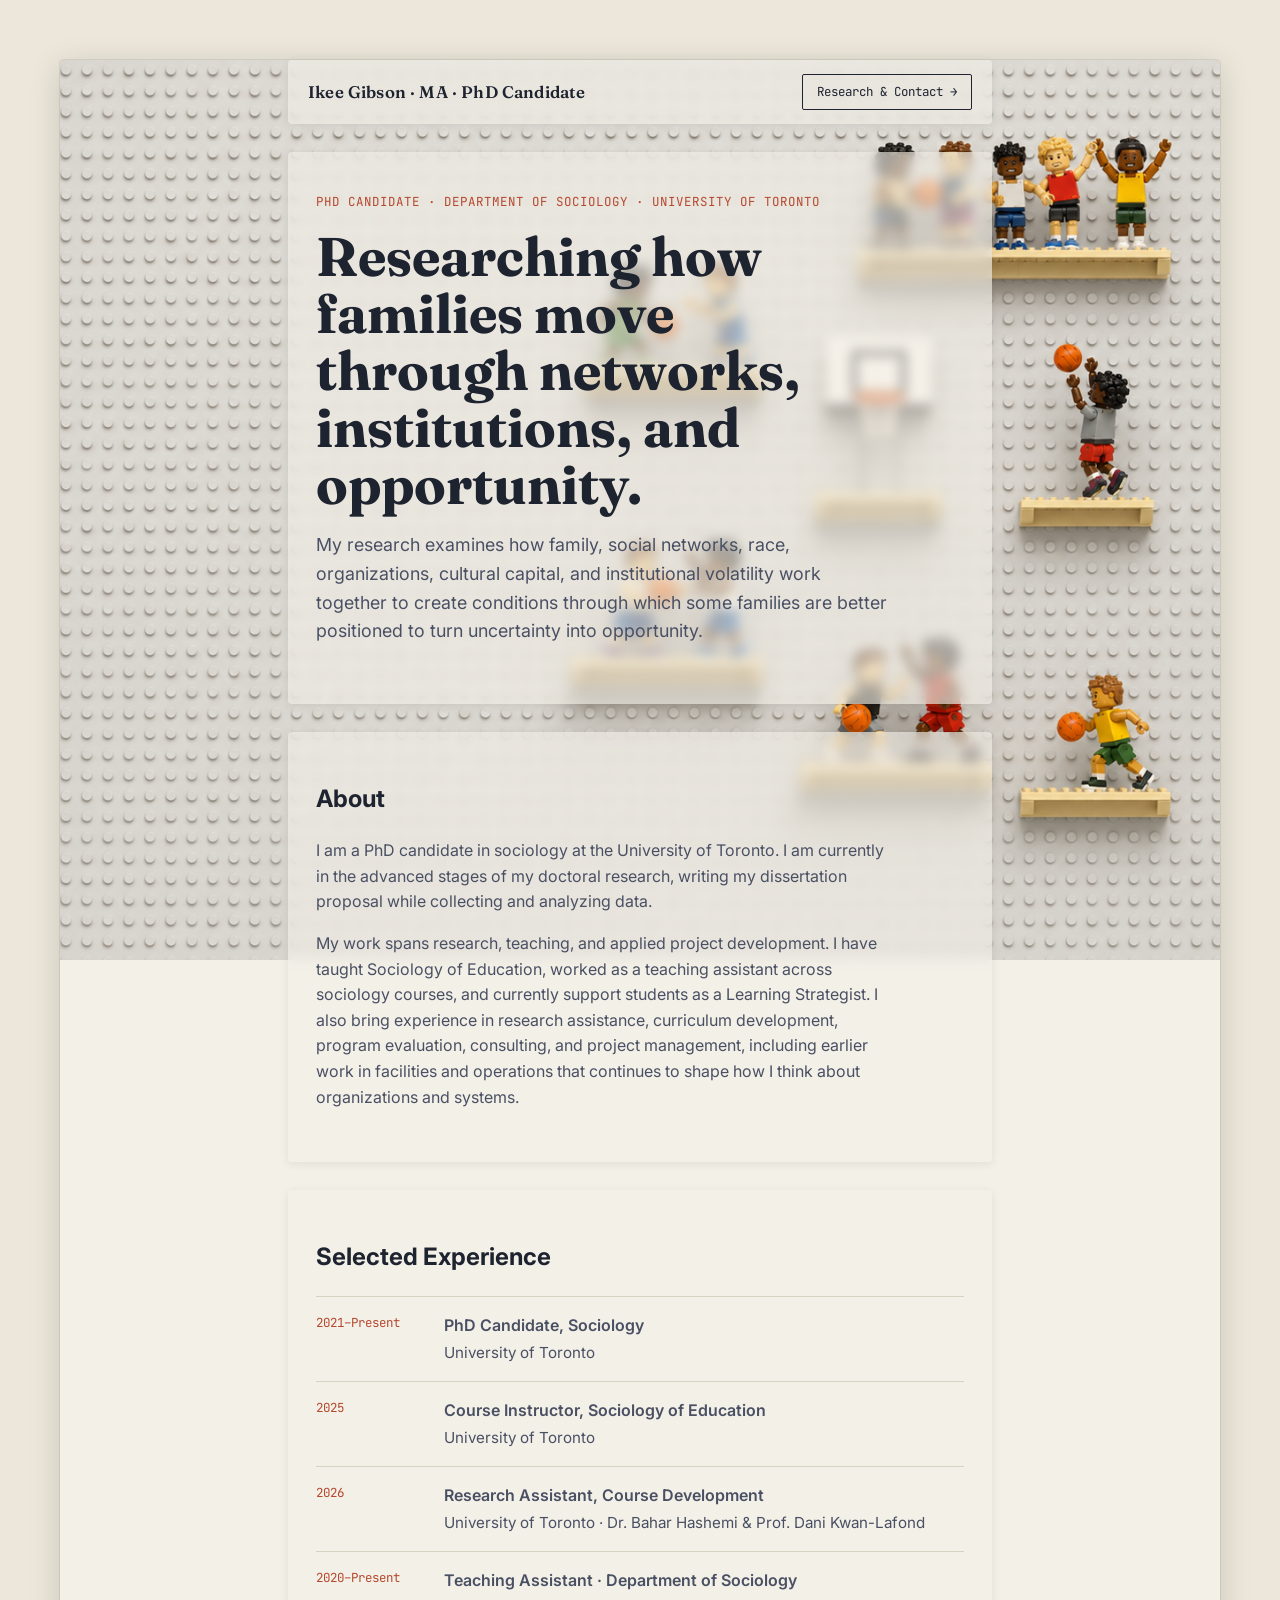
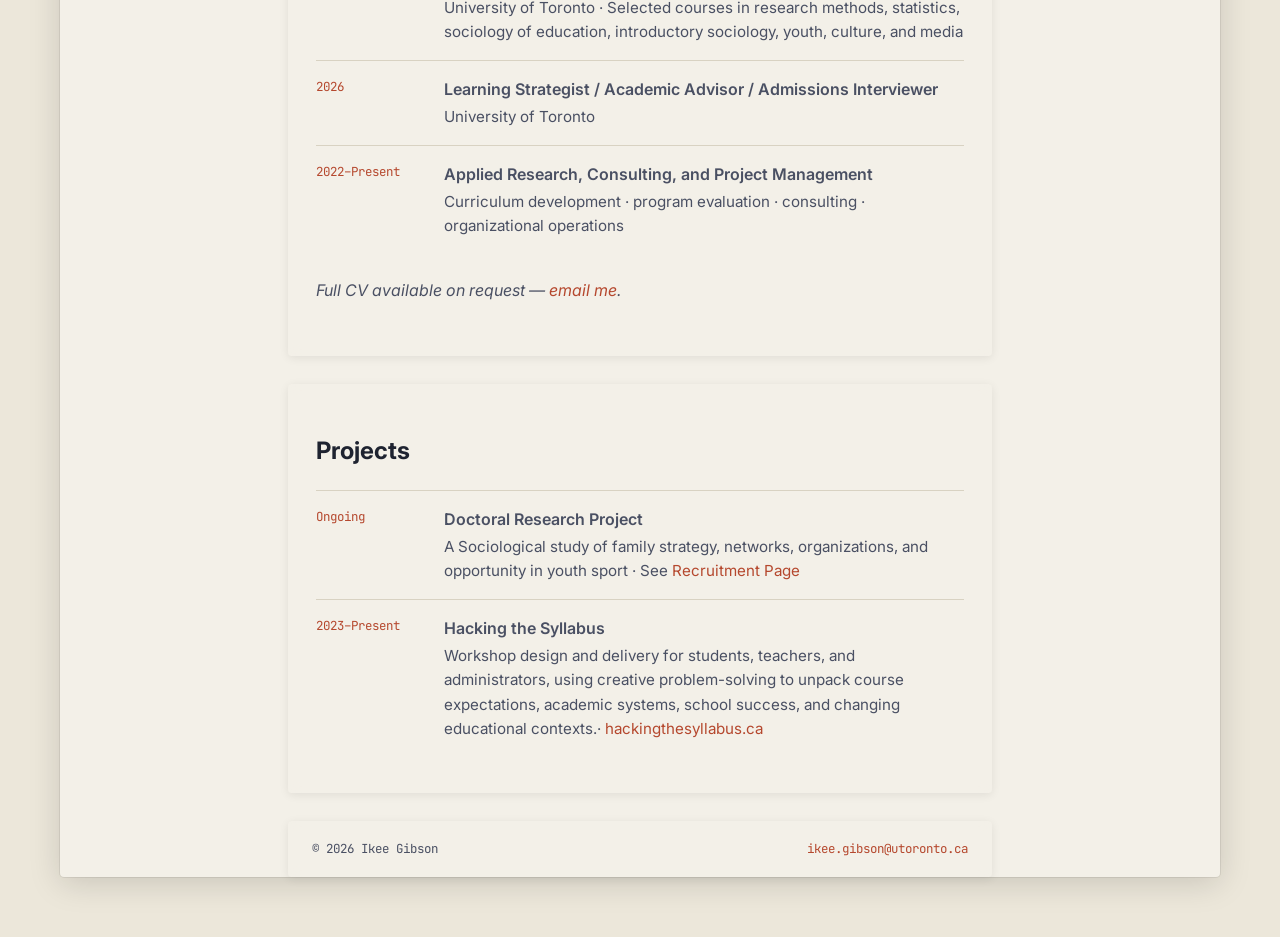
<file: index.html>
<!DOCTYPE html>
<html lang="en">
<head>
<meta charset="UTF-8">
<meta name="viewport" content="width=device-width, initial-scale=1.0">
<title>Ikee Gibson</title>
<link rel="stylesheet" href="style.css">
</head>
<body>

<div class="wrap">
  <nav class="top">
    <span class="name">Ikee Gibson &middot; MA &middot; PhD Candidate</span>
    <a class="cta" href="recruit.html">Research &amp; Contact &rarr;</a>
  </nav>

  <header class="hero">
    <span class="eyebrow">PhD Candidate &middot; Department of Sociology &middot; University of Toronto</span>
    <h1>Researching how families move through networks, institutions, and opportunity.</h1>
    <p class="lede">My research examines how family, social networks, race, organizations, cultural capital, and institutional volatility work together to create conditions through which some families are better positioned to turn uncertainty into opportunity.</p>
  </header>

  <section id="about">
    <h1>About</h1>
    <p>I am a PhD candidate in sociology at the University of Toronto. I am currently in the advanced stages of my doctoral research, writing my dissertation proposal while collecting and analyzing data.</p>

    <p>My work spans research, teaching, and applied project development. I have taught Sociology of Education, worked as a teaching assistant across sociology courses, and currently support students as a Learning Strategist. I also bring experience in research assistance, curriculum development, program evaluation, consulting, and project management, including earlier work in facilities and operations that continues to shape how I think about organizations and systems.</p>
  </section>

  <section id="cv">
    <h1>Selected Experience</h1>

    <div class="entry">
      <div class="dates">2021&ndash;Present</div>
      <div>
        <p class="role">PhD Candidate, Sociology</p>
        <p class="org">University of Toronto</p>
      </div>
    </div>

    <div class="entry">
      <div class="dates">2025</div>
      <div>
        <p class="role">Course Instructor, Sociology of Education</p>
        <p class="org">University of Toronto</p>
      </div>
    </div>

    <div class="entry">
      <div class="dates">2026</div>
      <div>
        <p class="role">Research Assistant, Course Development</p>
        <p class="org">University of Toronto &middot; Dr. Bahar Hashemi & Prof. Dani Kwan-Lafond</p>
      </div>
    </div>

    <div class="entry">
      <div class="dates">2020&ndash;Present</div>
      <div>
        <p class="role">Teaching Assistant &middot; Department of Sociology</p>
        <p class="org">University of Toronto &middot; Selected courses in research methods, statistics, sociology of education, introductory sociology, youth, culture, and media</p>
      </div>
    </div>

    <div class="entry">
      <div class="dates">2026</div>
      <div>
        <p class="role">Learning Strategist / Academic Advisor / Admissions Interviewer</p>
        <p class="org">University of Toronto</p>
      </div>
    </div>

    <div class="entry">
      <div class="dates">2022&ndash;Present</div>
      <div>
        <p class="role">Applied Research, Consulting, and Project Management</p>
        <p class="org">Curriculum development &middot; program evaluation &middot; consulting &middot; organizational operations</p>
      </div>
    </div>

    <p style="margin-top: 24px;"><em>Full CV available on request &mdash; <a href="mailto:ikee.gibson@utoronto.ca">email me</a>.</em></p>
  </section>

  <section id="projects">
    <h1>Projects</h1>
    <div class="entry">
      <div class="dates">Ongoing</div>
      <div>
        <p class="role">Doctoral Research Project</p>
        <p class="org">A Sociological study of family strategy, networks, organizations, and opportunity in youth sport &middot; See <a href="recruit.html">Recruitment Page</a></p>
      </div>
    </div>
    <div class="entry">
      <div class="dates">2023&ndash;Present</div>
      <div>
        <p class="role">Hacking the Syllabus</p>
        <p class="org">Workshop design and delivery for students, teachers, and administrators, using creative problem-solving to unpack course expectations, academic systems, school success, and changing educational contexts.&middot; <a href="https://hackingthesyllabus.ca" target="_blank" rel="noopener">hackingthesyllabus.ca</a></p>
      </div>
    </div>
  </section>

  <footer>
    <span>&copy; 2026 Ikee Gibson</span>
    <span><a href="mailto:ikee.gibson@utoronto.ca">ikee.gibson@utoronto.ca</a></span>
  </footer>
</div>

</body>
</html>
</file>
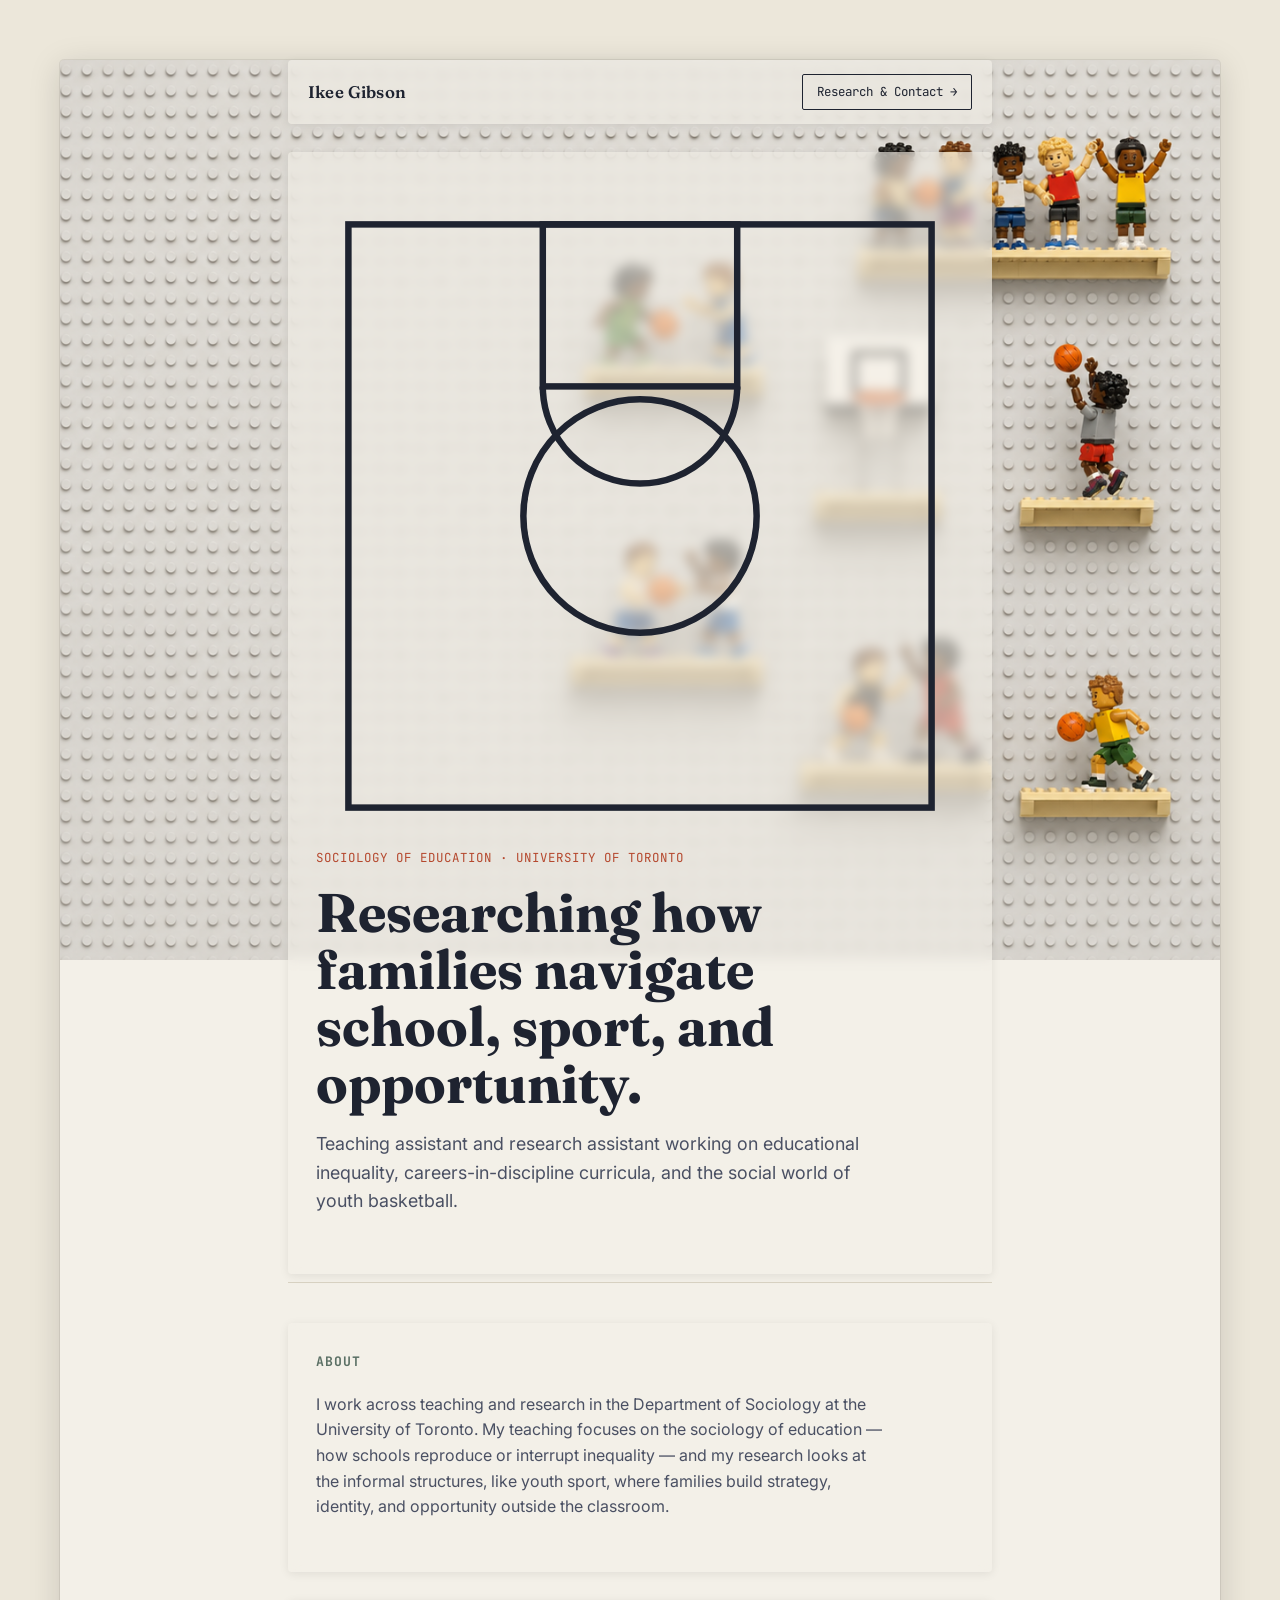
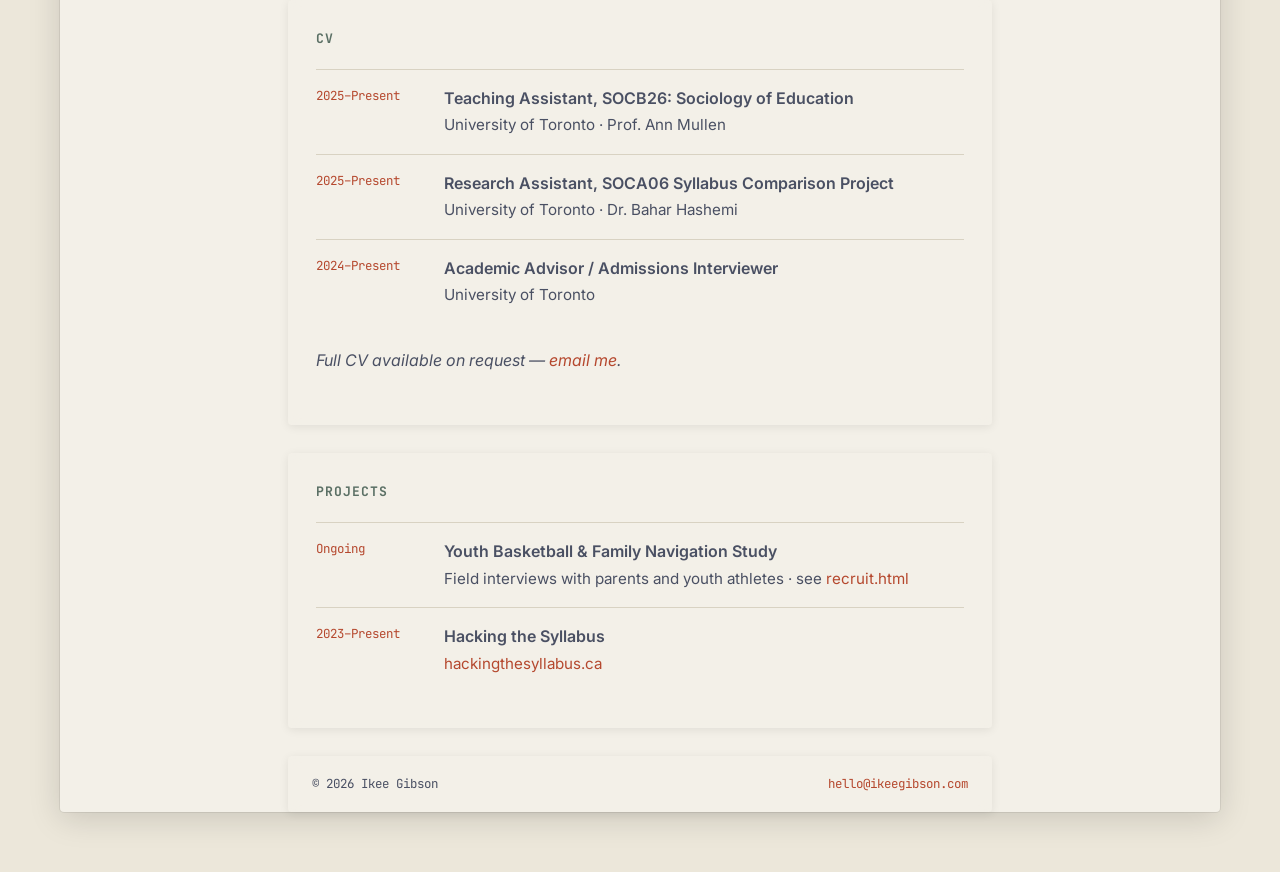
<file: index (27).html>
<!DOCTYPE html>
<html lang="en">
<head>
<meta charset="UTF-8">
<meta name="viewport" content="width=device-width, initial-scale=1.0">
<title>Ikee Gibson</title>
<link rel="stylesheet" href="style.css">
</head>
<body>

<div class="wrap">
  <nav class="top">
    <span class="name">Ikee Gibson</span>
    <a class="cta" href="recruit.html">Research &amp; Contact &rarr;</a>
  </nav>

  <header class="hero">
    <svg class="court" viewBox="0 0 200 200" xmlns="http://www.w3.org/2000/svg" aria-hidden="true">
      <rect x="10" y="10" width="180" height="180" fill="none" stroke="#1E2330" stroke-width="2"/>
      <circle cx="100" cy="100" r="36" fill="none" stroke="#1E2330" stroke-width="2"/>
      <rect x="70" y="10" width="60" height="50" fill="none" stroke="#1E2330" stroke-width="2"/>
      <path d="M 70 60 A 30 30 0 0 0 130 60" fill="none" stroke="#1E2330" stroke-width="2"/>
    </svg>
    <span class="eyebrow">Sociology of Education &middot; University of Toronto</span>
    <h1>Researching how families navigate school, sport, and opportunity.</h1>
    <p class="lede">Teaching assistant and research assistant working on educational inequality, careers-in-discipline curricula, and the social world of youth basketball.</p>
  </header>

  <hr class="rule">

  <section id="about">
    <h2>About</h2>
    <p>I work across teaching and research in the Department of Sociology at the University of Toronto. My teaching focuses on the sociology of education &mdash; how schools reproduce or interrupt inequality &mdash; and my research looks at the informal structures, like youth sport, where families build strategy, identity, and opportunity outside the classroom.</p>
  </section>

  <section id="cv">
    <h2>CV</h2>

    <div class="entry">
      <div class="dates">2025&ndash;Present</div>
      <div>
        <p class="role">Teaching Assistant, SOCB26: Sociology of Education</p>
        <p class="org">University of Toronto &middot; Prof. Ann Mullen</p>
      </div>
    </div>

    <div class="entry">
      <div class="dates">2025&ndash;Present</div>
      <div>
        <p class="role">Research Assistant, SOCA06 Syllabus Comparison Project</p>
        <p class="org">University of Toronto &middot; Dr. Bahar Hashemi</p>
      </div>
    </div>

    <div class="entry">
      <div class="dates">2024&ndash;Present</div>
      <div>
        <p class="role">Academic Advisor / Admissions Interviewer</p>
        <p class="org">University of Toronto</p>
      </div>
    </div>

    <p style="margin-top: 24px;"><em>Full CV available on request &mdash; <a href="mailto:hello@ikeegibson.com">email me</a>.</em></p>
  </section>

  <section id="projects">
    <h2>Projects</h2>
    <div class="entry">
      <div class="dates">Ongoing</div>
      <div>
        <p class="role">Youth Basketball &amp; Family Navigation Study</p>
        <p class="org">Field interviews with parents and youth athletes &middot; see <a href="recruit.html">recruit.html</a></p>
      </div>
    </div>
    <div class="entry">
      <div class="dates">2023&ndash;Present</div>
      <div>
        <p class="role">Hacking the Syllabus</p>
        <p class="org"><a href="https://hackingthesyllabus.ca" target="_blank" rel="noopener">hackingthesyllabus.ca</a></p>
      </div>
    </div>
  </section>

  <footer>
    <span>&copy; 2026 Ikee Gibson</span>
    <span><a href="mailto:hello@ikeegibson.com">hello@ikeegibson.com</a></span>
  </footer>
</div>

</body>
</html>
</file>
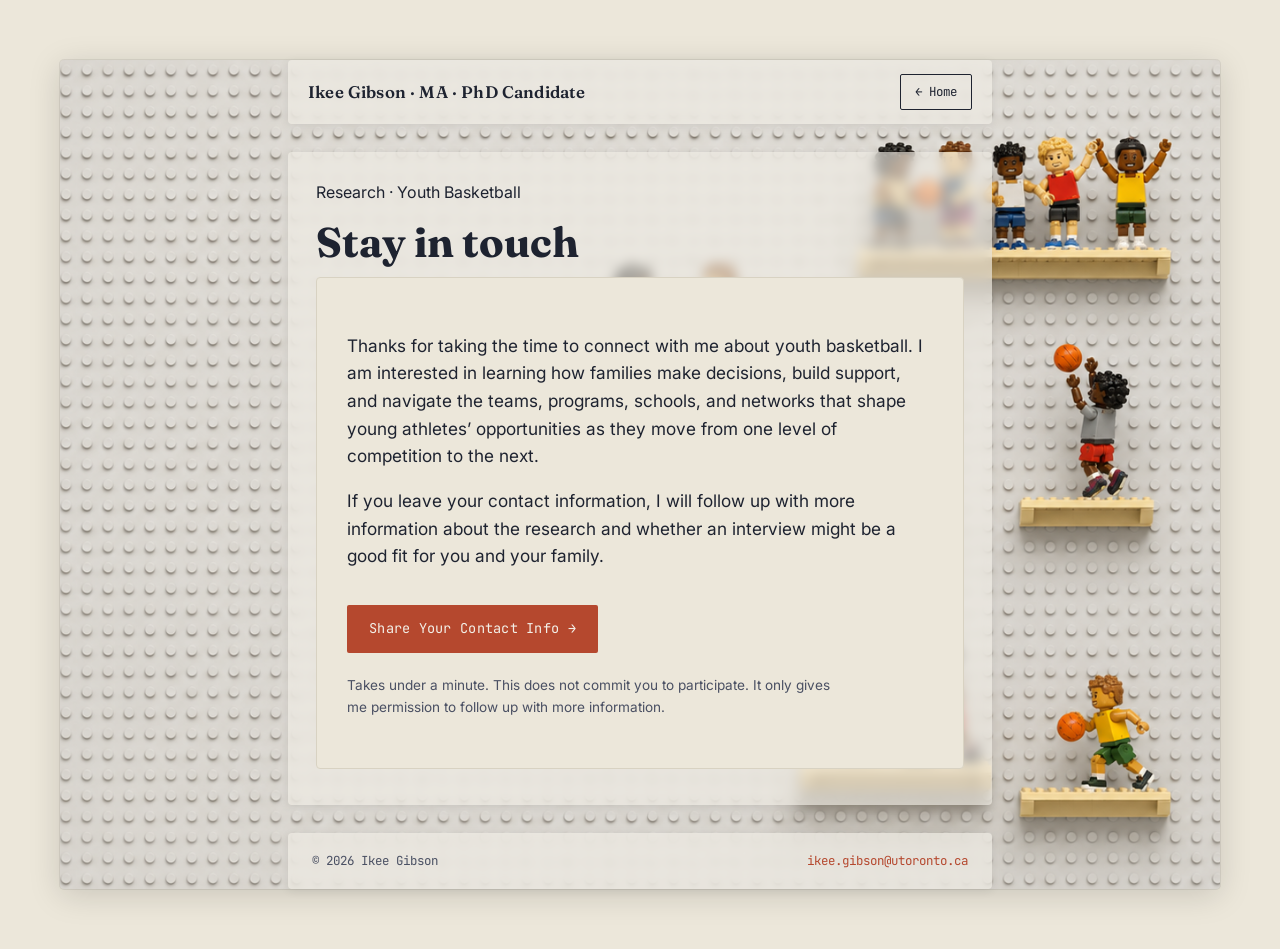
<file: recruit.html>
<!DOCTYPE html>
<html lang="en">
<head>
<meta charset="UTF-8">
<meta name="viewport" content="width=device-width, initial-scale=1.0">
<title>Stay in Touch &mdash; Ikee Gibson Research</title>
<link rel="stylesheet" href="style.css">
</head>
<body>

<div class="wrap">
  <nav class="top">
    <span class="name">Ikee Gibson &middot; MA &middot; PhD Candidate</span>
    <a class="cta" href="index.html">&larr; Home</a>
  </nav>

  <section style="padding-top: 28px;">
    <span class="eyebrow" style="display:block; margin-bottom: 14px;">Research &middot; Youth Basketball</span>
    <h1 style="font-family: 'Fraunces', serif; font-weight: 700; font-size: clamp(1.9rem, 5vw, 2.6rem); line-height: 1.1; margin: 0 0 10px;">Stay in touch</h1>

    <div class="recruit-card">
      <p class="blurb">Thanks for taking the time to connect with me about youth basketball. I am interested in learning how families make decisions, build support, and navigate the teams, programs, schools, and networks that shape young athletes’ opportunities as they move from one level of competition to the next.</p>

      <p class="blurb">If you leave your contact information, I will follow up with more information about the research and whether an interview might be a good fit for you and your family.</p>

      <a class="btn-primary" href="https://forms.cloud.microsoft/r/C6qvLXPS7z" target="_blank" rel="noopener">Share Your Contact Info &rarr;</a>

      <p class="fine-print">Takes under a minute. This does not commit you to participate. It only gives me permission to follow up with more information.</p>
    </div>
  </section>

  <footer>
    <span>&copy; 2026 Ikee Gibson</span>
    <span><a href="mailto:ikee.gibson@utoronto.ca">ikee.gibson@utoronto.ca</a></span>
  </footer>
</div>

</body>
</html>
</file>
<file: style.css>
@import url('https://fonts.googleapis.com/css2?family=Fraunces:opsz,wght@9..144,400..700&family=Inter:wght@400;500;600&family=JetBrains+Mono:wght@400;500&display=swap');

:root {
  --paper: #F3F0E8;
  --paper-dim: #ECE7DA;
  --ink: #1E2330;
  --ink-soft: #4A5063;
  --accent: #B5482E;
  --accent-soft: #D9886F;
  --line-green: #5B7065;
  --rule: #D8D2C2;
}

* { box-sizing: border-box; }

html {
  scroll-behavior: smooth;
  background: var(--paper-dim);
}

body {
  margin: 60px;
  background: var(--paper);
  background-image: url(background.png);
  background-attachment: fixed;
  background-size: cover;
  background-position: center top;
  background-repeat: no-repeat;
  color: var(--ink);
  font-family: 'Inter', system-ui, sans-serif;
  line-height: 1.6;
  border-radius: 4px;
  box-shadow: 0 0 0 1px rgba(0,0,0,0.07), 0 6px 32px rgba(0,0,0,0.15);
  overflow-x: hidden;
}

@media (max-width: 700px) {
  /* Reclaim horizontal space so the panels are wider and text can breathe */
  body { margin: 12px; }
  .wrap { padding: 0 14px; }

  nav.top { padding: 12px 16px; }
  .hero { padding: 28px 20px; }
  section { padding: 24px 18px 28px; }
  footer { padding: 16px 18px; }

  /* Recruit page: wider card + slightly larger, looser body copy */
  .recruit-card { padding: 26px 20px; }
  .recruit-card p.blurb { font-size: 1.14rem; line-height: 1.62; }
  .fine-print { font-size: 0.9rem; }
}

@media (prefers-reduced-motion: reduce) {
  * { animation: none !important; transition: none !important; }
}

a { color: var(--accent); text-decoration: none; }
a:hover { text-decoration: underline; }
a:focus-visible, button:focus-visible, input:focus-visible {
  outline: 2px solid var(--accent);
  outline-offset: 3px;
}

.wrap {
  max-width: 760px;
  margin: 0 auto;
  padding: 0 28px;
}

/* ---- Nav ---- */
nav.top {
  display: flex;
  justify-content: space-between;
  align-items: center;
  padding: 14px 20px;
  margin-bottom: 28px;
  background: rgba(243,240,232,0.64);
  backdrop-filter: blur(6px);
  border-radius: 4px;
  box-shadow: 0 2px 10px rgba(0,0,0,0.08);
}
nav.top .name {
  font-family: 'Fraunces', serif;
  font-weight: 600;
  font-size: 1.05rem;
  color: var(--ink);
  letter-spacing: 0.01em;
}
nav.top a.cta {
  font-family: 'JetBrains Mono', monospace;
  font-size: 0.78rem;
  border: 1px solid var(--ink);
  padding: 7px 14px;
  border-radius: 2px;
  color: var(--ink);
}
nav.top a.cta:hover { background: var(--ink); color: var(--paper); text-decoration: none; }

/* ---- Hero ---- */
.hero {
  position: relative;
  padding: 40px 28px;
  margin-top: 28px;
  overflow: hidden;
  background: rgba(243,240,232,0.64);
  backdrop-filter: blur(6px);
  border-radius: 4px;
  box-shadow: 0 2px 10px rgba(0,0,0,0.08);
}
.hero h1 {
  position: relative;
  z-index: 1;
  font-family: 'Fraunces', serif;
  font-weight: 700;
  font-size: clamp(2.4rem, 6vw, 3.4rem);
  line-height: 1.05;
  margin: 0 0 14px;
  max-width: 9.5em;
}
.hero .eyebrow {
  font-family: 'JetBrains Mono', monospace;
  font-size: 0.78rem;
  text-transform: uppercase;
  letter-spacing: 0.08em;
  color: var(--accent);
  margin-bottom: 16px;
  display: block;
}
.hero p.lede {
  position: relative;
  z-index: 1;
  font-size: 1.12rem;
  color: var(--ink-soft);
  max-width: 32em;
}

hr.rule {
  border: none;
  border-top: 1px solid var(--rule);
  margin: 8px 0 40px;
}

/* ---- Sections ---- */
section {
  padding: 28px 28px 36px;
  margin: 28px 0;
  background: rgba(243,240,232,0.64);
  backdrop-filter: blur(6px);
  border-radius: 4px;
  box-shadow: 0 2px 10px rgba(0,0,0,0.08);
}
section h2 {
  font-family: 'JetBrains Mono', monospace;
  font-size: 0.82rem;
  text-transform: uppercase;
  letter-spacing: 0.08em;
  color: var(--line-green);
  margin: 0 0 20px;
}
section p { color: var(--ink-soft); max-width: 36em; }

/* ---- CV entries ---- */
.entry {
  display: grid;
  grid-template-columns: 110px 1fr;
  gap: 18px;
  padding: 16px 0;
  border-top: 1px solid var(--rule);
}
.entry:first-of-type { border-top: 1px solid var(--rule); }
.entry .dates {
  font-family: 'JetBrains Mono', monospace;
  font-size: 0.78rem;
  color: var(--accent);
  white-space: nowrap;
}
.entry .role { font-weight: 600; margin: 0 0 2px; }
.entry .org { color: var(--ink-soft); font-size: 0.95rem; margin: 0; }

@media (max-width: 540px) {
  .entry { grid-template-columns: 1fr; gap: 4px; }
}

/* ---- Footer ---- */
footer {
  margin: 0 0 28px;
  padding: 18px 24px;
  background: rgba(243,240,232,0.64);
  backdrop-filter: blur(6px);
  border-radius: 4px;
  box-shadow: 0 2px 10px rgba(0,0,0,0.08);
  font-family: 'JetBrains Mono', monospace;
  font-size: 0.78rem;
  color: var(--ink-soft);
  display: flex;
  justify-content: space-between;
  flex-wrap: wrap;
  gap: 10px;
}

/* ---- Recruit page ---- */
.recruit-card {
  background: var(--paper-dim);
  border: 1px solid var(--rule);
  border-radius: 4px;
  padding: 36px 30px;
  margin-top: 12px;
}
.recruit-card p.blurb {
  font-size: 1.08rem;
  color: var(--ink);
  max-width: 34em;
}
.btn-primary {
  display: inline-block;
  margin-top: 18px;
  background: var(--accent);
  color: var(--paper);
  font-family: 'JetBrains Mono', monospace;
  font-size: 0.85rem;
  padding: 13px 22px;
  border-radius: 2px;
  letter-spacing: 0.02em;
}
.btn-primary:hover { background: #963a23; text-decoration: none; }
.fine-print {
  margin-top: 22px;
  font-size: 0.85rem;
  color: var(--ink-soft);
}
</file>
